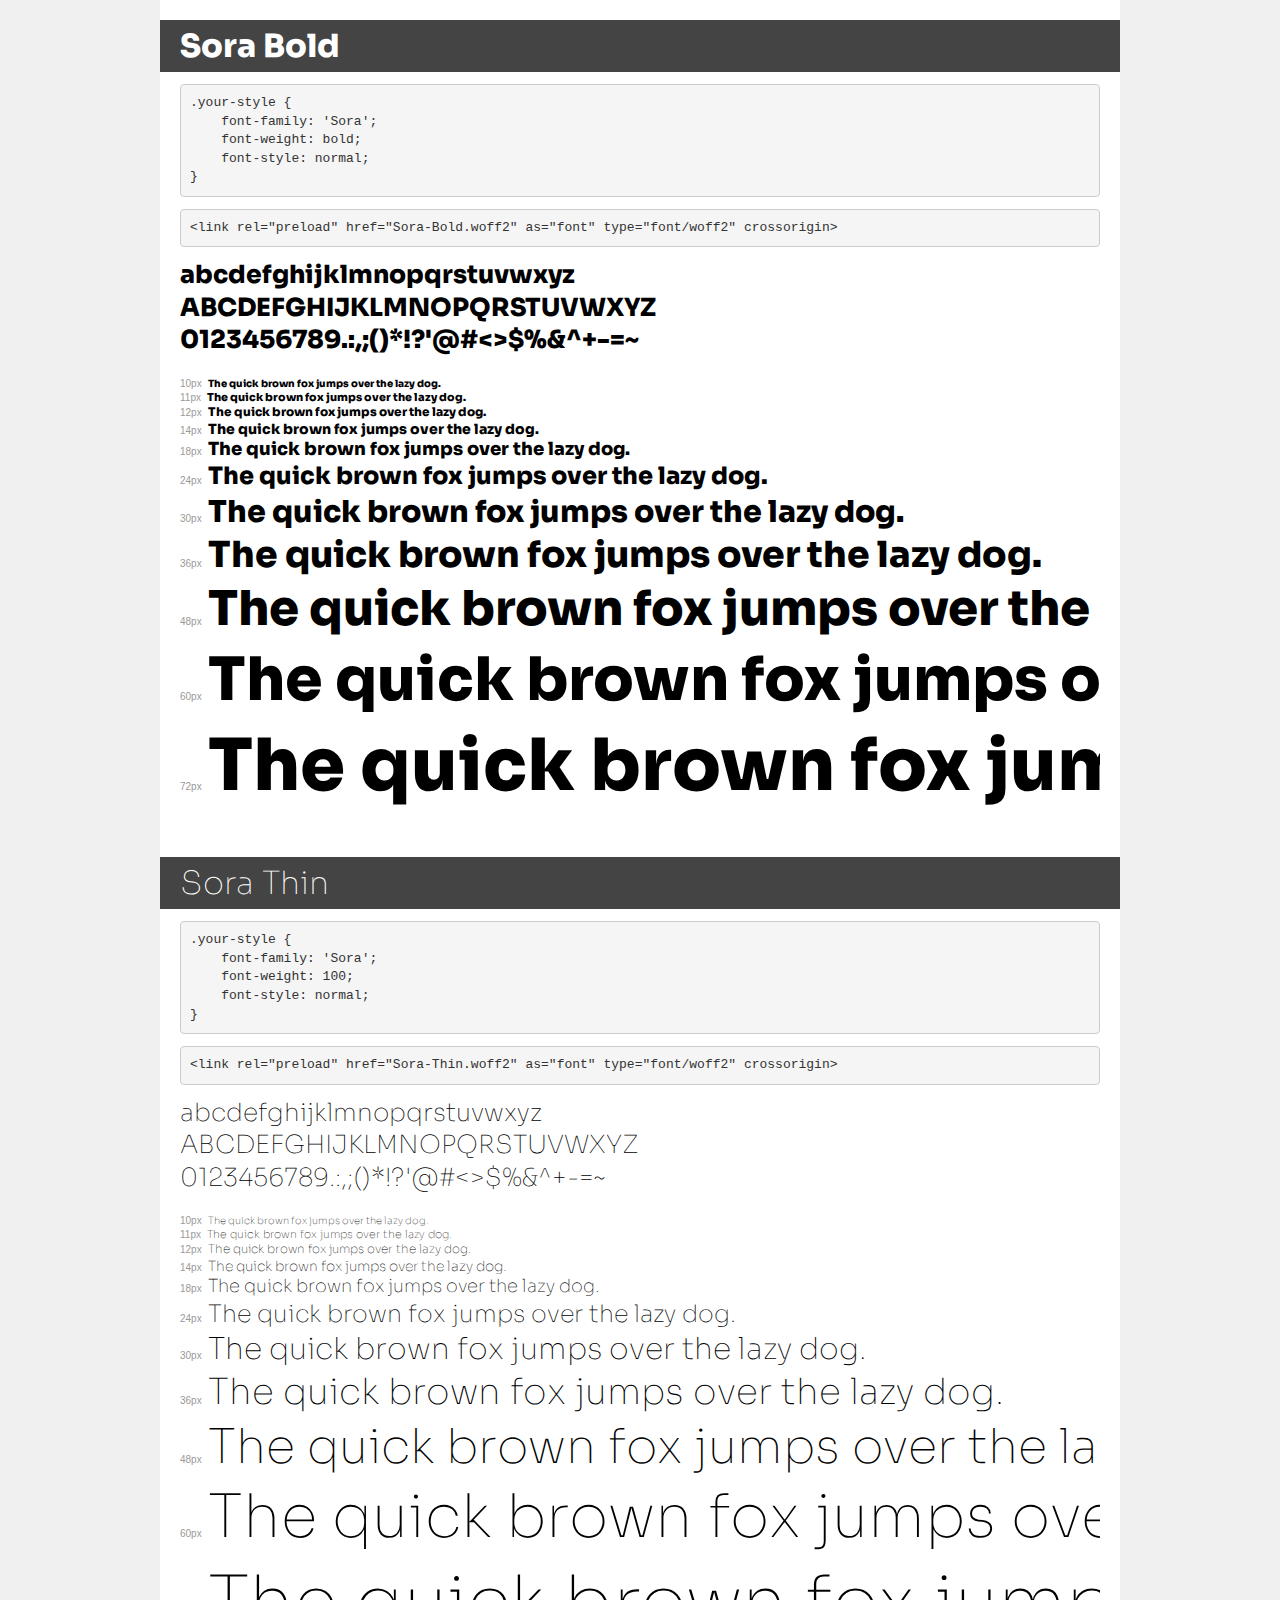
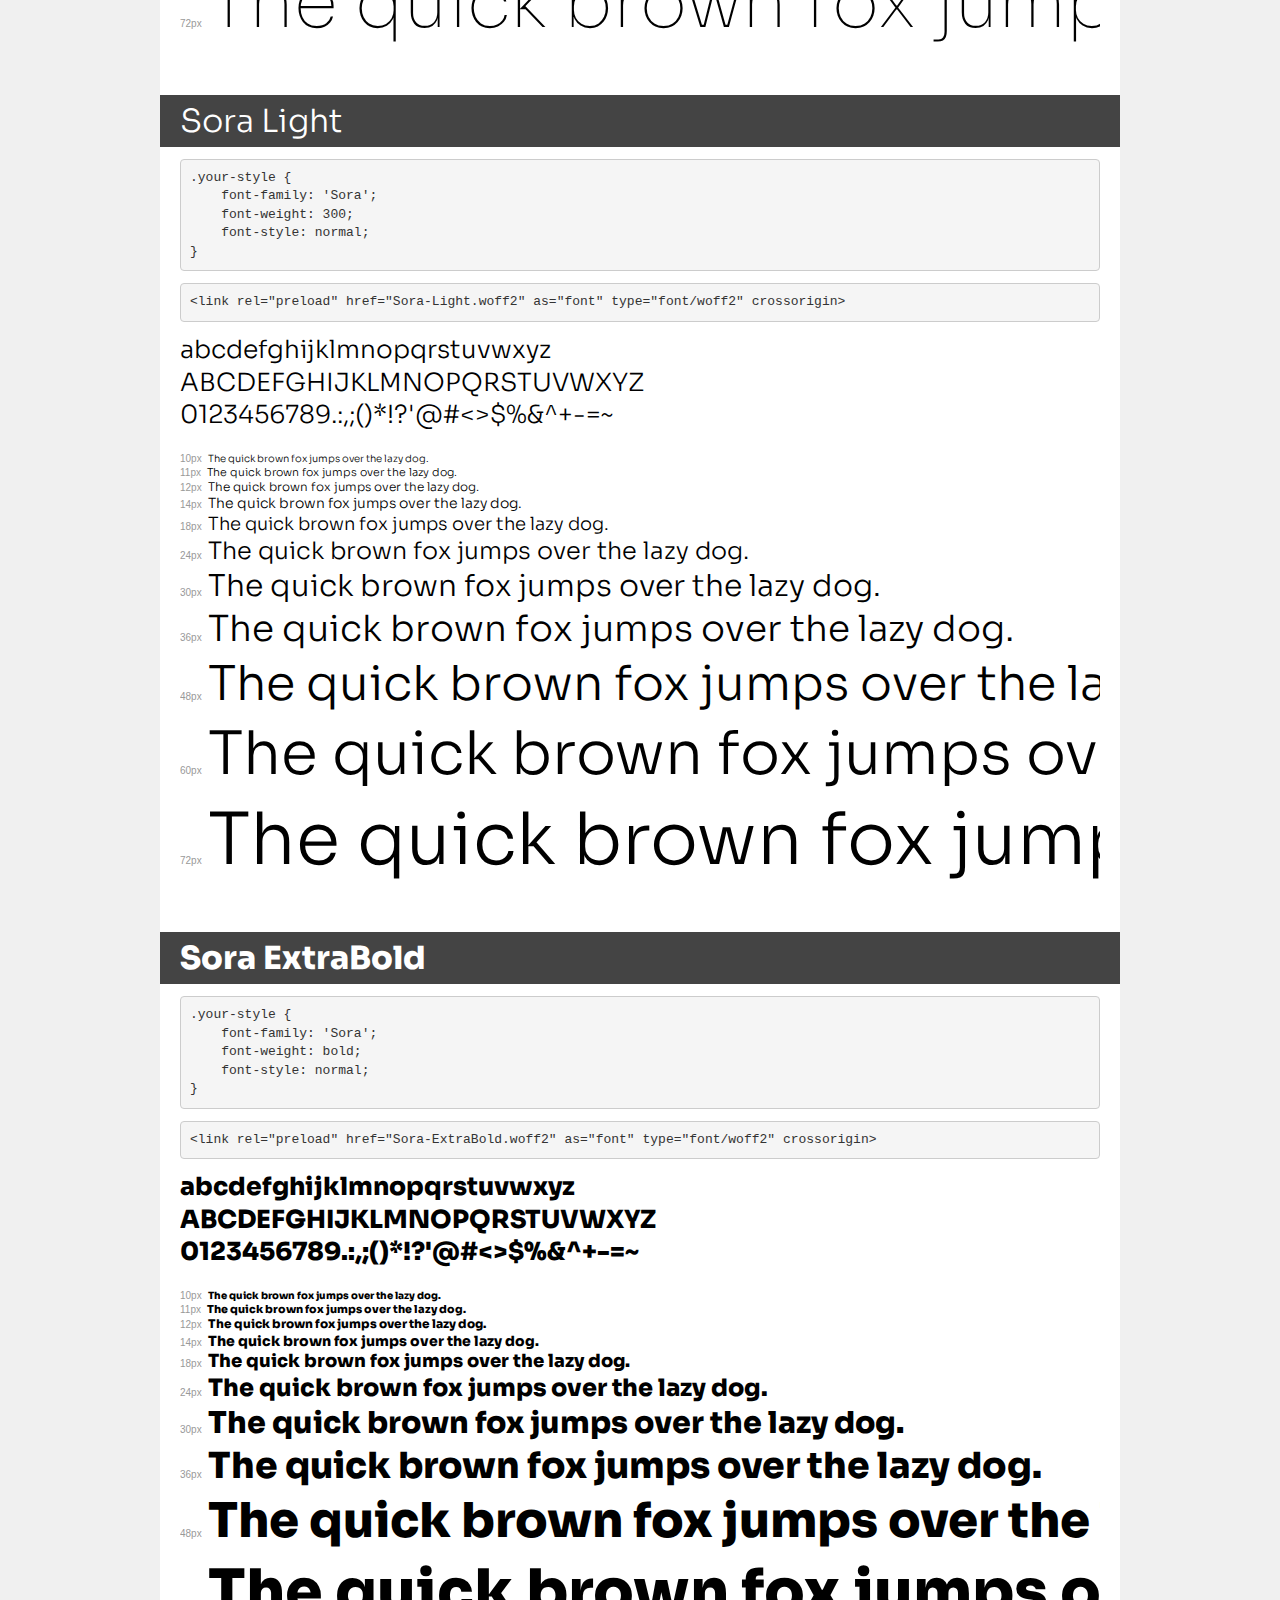
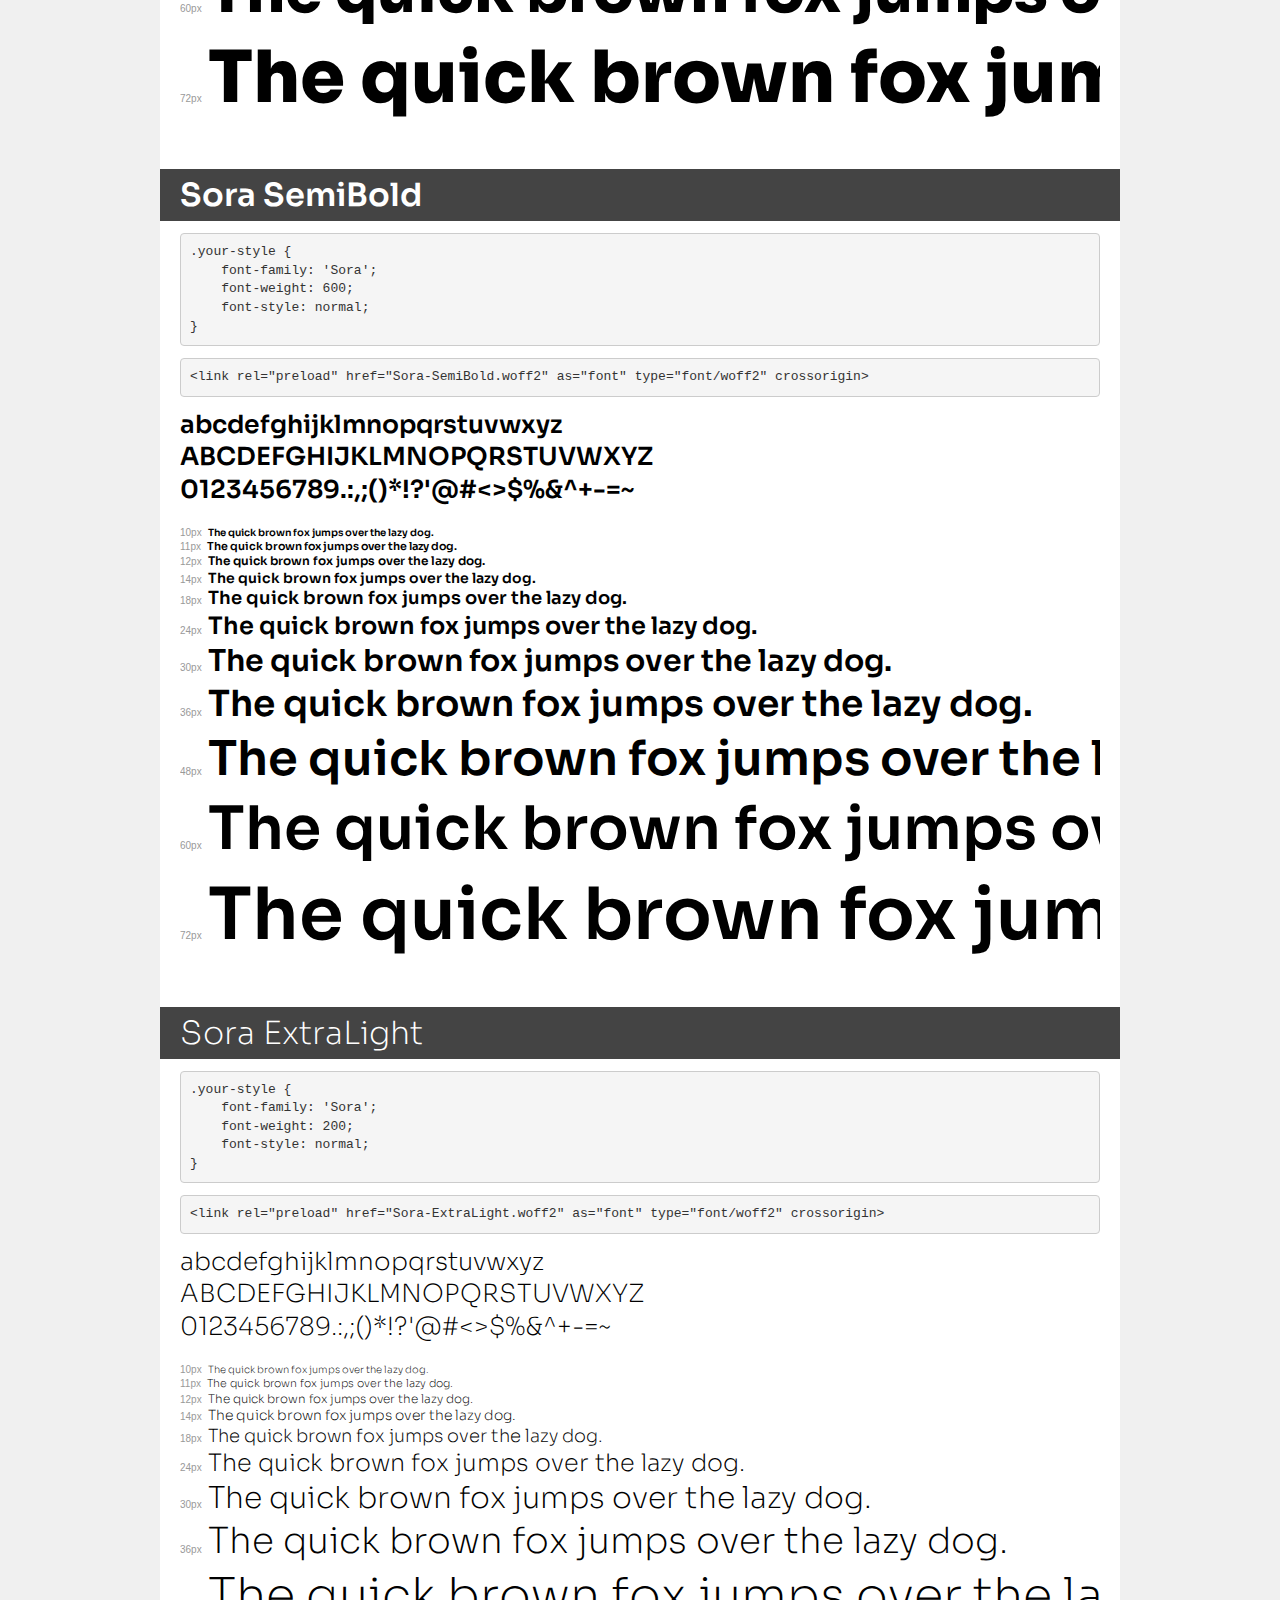
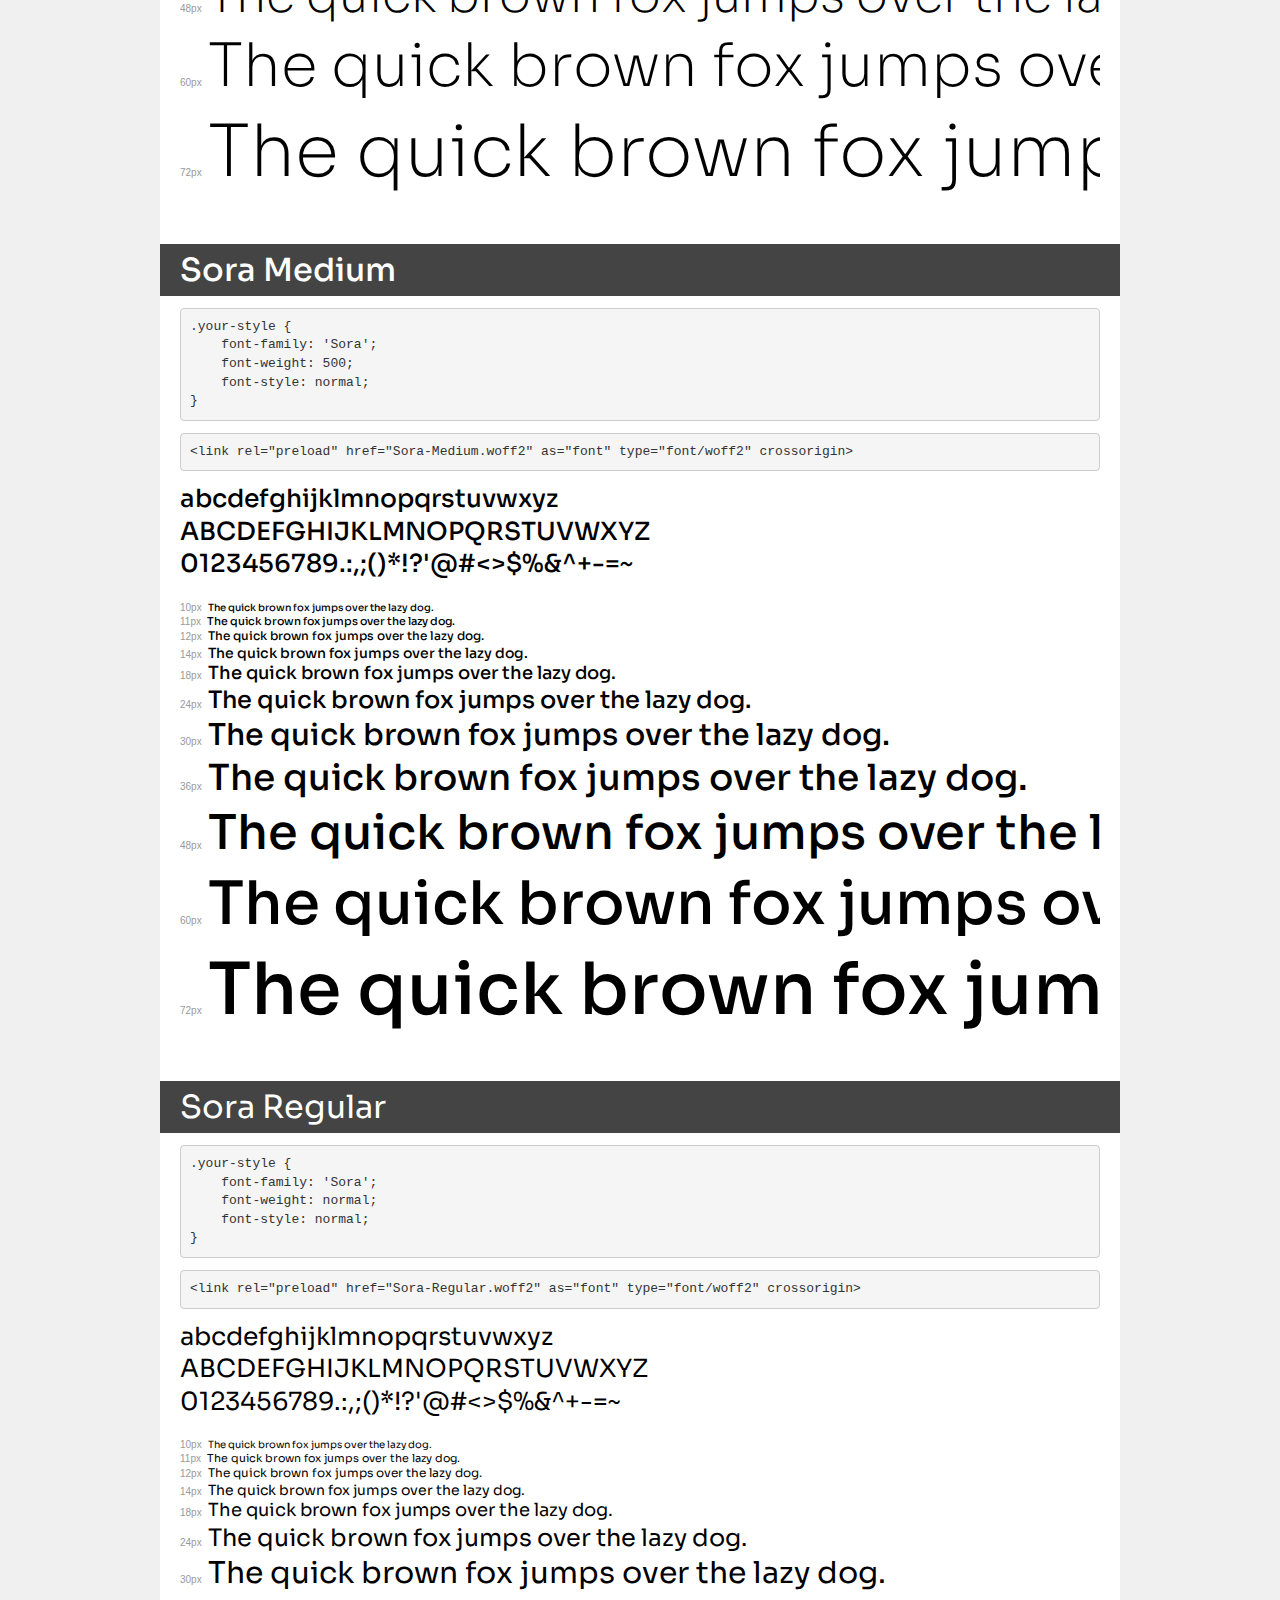
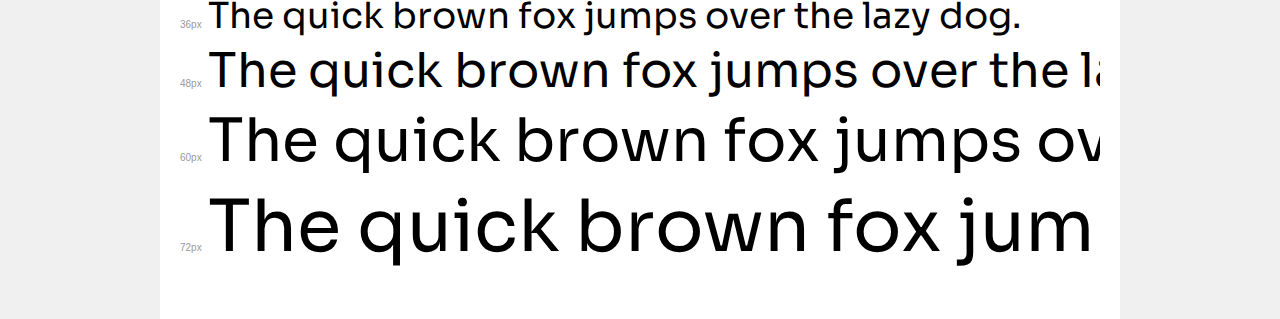
<file: assets/fonts/sora fonts/demo.html>
<!DOCTYPE html>
<html lang="en">
<head>
    <meta charset="utf-8">
    <meta http-equiv="X-UA-Compatible" content="IE=edge">
    <meta name="viewport" content="width=device-width, initial-scale=1">
    <meta name="robots" content="noindex, noarchive">
    <meta name="format-detection" content="telephone=no">
    <title>Transfonter demo</title>
    <link href="stylesheet.css" rel="stylesheet">
    <style>
        /*
        http://meyerweb.com/eric/tools/css/reset/
        v2.0 | 20110126
        License: none (public domain)
        */
        html, body, div, span, applet, object, iframe,
        h1, h2, h3, h4, h5, h6, p, blockquote, pre,
        a, abbr, acronym, address, big, cite, code,
        del, dfn, em, img, ins, kbd, q, s, samp,
        small, strike, strong, sub, sup, tt, var,
        b, u, i, center,
        dl, dt, dd, ol, ul, li,
        fieldset, form, label, legend,
        table, caption, tbody, tfoot, thead, tr, th, td,
        article, aside, canvas, details, embed,
        figure, figcaption, footer, header, hgroup,
        menu, nav, output, ruby, section, summary,
        time, mark, audio, video {
            margin: 0;
            padding: 0;
            border: 0;
            font-size: 100%;
            font: inherit;
            vertical-align: baseline;
        }
        /* HTML5 display-role reset for older browsers */
        article, aside, details, figcaption, figure,
        footer, header, hgroup, menu, nav, section {
            display: block;
        }
        body {
            line-height: 1;
        }
        ol, ul {
            list-style: none;
        }
        blockquote, q {
            quotes: none;
        }
        blockquote:before, blockquote:after,
        q:before, q:after {
            content: '';
            content: none;
        }
        table {
            border-collapse: collapse;
            border-spacing: 0;
        }
        /* demo styles */
        body {
            background: #f0f0f0;
            color: #000;
        }
        .page {
            background: #fff;
            width: 920px;
            margin: 0 auto;
            padding: 20px 20px 0 20px;
            overflow: hidden;
        }
        .font-container {
            overflow-x: auto;
            overflow-y: hidden;
            margin-bottom: 40px;
            line-height: 1.3;
            white-space: nowrap;
            padding-bottom: 5px;
        }
        h1 {
            position: relative;
            background: #444;
            font-size: 32px;
            color: #fff;
            padding: 10px 20px;
            margin: 0 -20px 12px -20px;
        }
        .letters {
            font-size: 25px;
            margin-bottom: 20px;
        }
        .s10:before {
            content: '10px';
        }
        .s11:before {
            content: '11px';
        }
        .s12:before {
            content: '12px';
        }
        .s14:before {
            content: '14px';
        }
        .s18:before {
            content: '18px';
        }
        .s24:before {
            content: '24px';
        }
        .s30:before {
            content: '30px';
        }
        .s36:before {
            content: '36px';
        }
        .s48:before {
            content: '48px';
        }
        .s60:before {
            content: '60px';
        }
        .s72:before {
            content: '72px';
        }
        .s10:before, .s11:before, .s12:before, .s14:before,
        .s18:before, .s24:before, .s30:before, .s36:before,
        .s48:before, .s60:before, .s72:before {
            font-family: Arial, sans-serif;
            font-size: 10px;
            font-weight: normal;
            font-style: normal;
            color: #999;
            padding-right: 6px;
        }
        pre {
            display: block;
            padding: 9px;
            margin: 0 0 12px;
            font-family: Monaco, Menlo, Consolas, "Courier New", monospace;
            font-size: 13px;
            line-height: 1.428571429;
            color: #333;
            font-weight: normal;
            font-style: normal;
            background-color: #f5f5f5;
            border: 1px solid #ccc;
            overflow-x: auto;
            border-radius: 4px;
        }
        /* responsive */
        @media (max-width: 959px) {
            .page {
                width: auto;
                margin: 0;
            }
        }
    </style>
</head>
<body>
<div class="page">
    <div class="demo">
        <h1 style="font-family: 'Sora'; font-weight: bold; font-style: normal;">Sora Bold</h1>
        <pre title="Usage">.your-style {
    font-family: 'Sora';
    font-weight: bold;
    font-style: normal;
}</pre>
        <pre title="Preload (optional)">
&lt;link rel=&quot;preload&quot; href=&quot;Sora-Bold.woff2&quot; as=&quot;font&quot; type=&quot;font/woff2&quot; crossorigin&gt;</pre>
        <div class="font-container" style="font-family: 'Sora'; font-weight: bold; font-style: normal;">
            <p class="letters">
                abcdefghijklmnopqrstuvwxyz<br>
ABCDEFGHIJKLMNOPQRSTUVWXYZ<br>
                0123456789.:,;()*!?'@#&lt;&gt;$%&^+-=~
            </p>
            <p class="s10" style="font-size: 10px;">The quick brown fox jumps over the lazy dog.</p>
            <p class="s11" style="font-size: 11px;">The quick brown fox jumps over the lazy dog.</p>
            <p class="s12" style="font-size: 12px;">The quick brown fox jumps over the lazy dog.</p>
            <p class="s14" style="font-size: 14px;">The quick brown fox jumps over the lazy dog.</p>
            <p class="s18" style="font-size: 18px;">The quick brown fox jumps over the lazy dog.</p>
            <p class="s24" style="font-size: 24px;">The quick brown fox jumps over the lazy dog.</p>
            <p class="s30" style="font-size: 30px;">The quick brown fox jumps over the lazy dog.</p>
            <p class="s36" style="font-size: 36px;">The quick brown fox jumps over the lazy dog.</p>
            <p class="s48" style="font-size: 48px;">The quick brown fox jumps over the lazy dog.</p>
            <p class="s60" style="font-size: 60px;">The quick brown fox jumps over the lazy dog.</p>
            <p class="s72" style="font-size: 72px;">The quick brown fox jumps over the lazy dog.</p>
        </div>
    </div>

    <div class="demo">
        <h1 style="font-family: 'Sora'; font-weight: 100; font-style: normal;">Sora Thin</h1>
        <pre title="Usage">.your-style {
    font-family: 'Sora';
    font-weight: 100;
    font-style: normal;
}</pre>
        <pre title="Preload (optional)">
&lt;link rel=&quot;preload&quot; href=&quot;Sora-Thin.woff2&quot; as=&quot;font&quot; type=&quot;font/woff2&quot; crossorigin&gt;</pre>
        <div class="font-container" style="font-family: 'Sora'; font-weight: 100; font-style: normal;">
            <p class="letters">
                abcdefghijklmnopqrstuvwxyz<br>
ABCDEFGHIJKLMNOPQRSTUVWXYZ<br>
                0123456789.:,;()*!?'@#&lt;&gt;$%&^+-=~
            </p>
            <p class="s10" style="font-size: 10px;">The quick brown fox jumps over the lazy dog.</p>
            <p class="s11" style="font-size: 11px;">The quick brown fox jumps over the lazy dog.</p>
            <p class="s12" style="font-size: 12px;">The quick brown fox jumps over the lazy dog.</p>
            <p class="s14" style="font-size: 14px;">The quick brown fox jumps over the lazy dog.</p>
            <p class="s18" style="font-size: 18px;">The quick brown fox jumps over the lazy dog.</p>
            <p class="s24" style="font-size: 24px;">The quick brown fox jumps over the lazy dog.</p>
            <p class="s30" style="font-size: 30px;">The quick brown fox jumps over the lazy dog.</p>
            <p class="s36" style="font-size: 36px;">The quick brown fox jumps over the lazy dog.</p>
            <p class="s48" style="font-size: 48px;">The quick brown fox jumps over the lazy dog.</p>
            <p class="s60" style="font-size: 60px;">The quick brown fox jumps over the lazy dog.</p>
            <p class="s72" style="font-size: 72px;">The quick brown fox jumps over the lazy dog.</p>
        </div>
    </div>

    <div class="demo">
        <h1 style="font-family: 'Sora'; font-weight: 300; font-style: normal;">Sora Light</h1>
        <pre title="Usage">.your-style {
    font-family: 'Sora';
    font-weight: 300;
    font-style: normal;
}</pre>
        <pre title="Preload (optional)">
&lt;link rel=&quot;preload&quot; href=&quot;Sora-Light.woff2&quot; as=&quot;font&quot; type=&quot;font/woff2&quot; crossorigin&gt;</pre>
        <div class="font-container" style="font-family: 'Sora'; font-weight: 300; font-style: normal;">
            <p class="letters">
                abcdefghijklmnopqrstuvwxyz<br>
ABCDEFGHIJKLMNOPQRSTUVWXYZ<br>
                0123456789.:,;()*!?'@#&lt;&gt;$%&^+-=~
            </p>
            <p class="s10" style="font-size: 10px;">The quick brown fox jumps over the lazy dog.</p>
            <p class="s11" style="font-size: 11px;">The quick brown fox jumps over the lazy dog.</p>
            <p class="s12" style="font-size: 12px;">The quick brown fox jumps over the lazy dog.</p>
            <p class="s14" style="font-size: 14px;">The quick brown fox jumps over the lazy dog.</p>
            <p class="s18" style="font-size: 18px;">The quick brown fox jumps over the lazy dog.</p>
            <p class="s24" style="font-size: 24px;">The quick brown fox jumps over the lazy dog.</p>
            <p class="s30" style="font-size: 30px;">The quick brown fox jumps over the lazy dog.</p>
            <p class="s36" style="font-size: 36px;">The quick brown fox jumps over the lazy dog.</p>
            <p class="s48" style="font-size: 48px;">The quick brown fox jumps over the lazy dog.</p>
            <p class="s60" style="font-size: 60px;">The quick brown fox jumps over the lazy dog.</p>
            <p class="s72" style="font-size: 72px;">The quick brown fox jumps over the lazy dog.</p>
        </div>
    </div>

    <div class="demo">
        <h1 style="font-family: 'Sora'; font-weight: bold; font-style: normal;">Sora ExtraBold</h1>
        <pre title="Usage">.your-style {
    font-family: 'Sora';
    font-weight: bold;
    font-style: normal;
}</pre>
        <pre title="Preload (optional)">
&lt;link rel=&quot;preload&quot; href=&quot;Sora-ExtraBold.woff2&quot; as=&quot;font&quot; type=&quot;font/woff2&quot; crossorigin&gt;</pre>
        <div class="font-container" style="font-family: 'Sora'; font-weight: bold; font-style: normal;">
            <p class="letters">
                abcdefghijklmnopqrstuvwxyz<br>
ABCDEFGHIJKLMNOPQRSTUVWXYZ<br>
                0123456789.:,;()*!?'@#&lt;&gt;$%&^+-=~
            </p>
            <p class="s10" style="font-size: 10px;">The quick brown fox jumps over the lazy dog.</p>
            <p class="s11" style="font-size: 11px;">The quick brown fox jumps over the lazy dog.</p>
            <p class="s12" style="font-size: 12px;">The quick brown fox jumps over the lazy dog.</p>
            <p class="s14" style="font-size: 14px;">The quick brown fox jumps over the lazy dog.</p>
            <p class="s18" style="font-size: 18px;">The quick brown fox jumps over the lazy dog.</p>
            <p class="s24" style="font-size: 24px;">The quick brown fox jumps over the lazy dog.</p>
            <p class="s30" style="font-size: 30px;">The quick brown fox jumps over the lazy dog.</p>
            <p class="s36" style="font-size: 36px;">The quick brown fox jumps over the lazy dog.</p>
            <p class="s48" style="font-size: 48px;">The quick brown fox jumps over the lazy dog.</p>
            <p class="s60" style="font-size: 60px;">The quick brown fox jumps over the lazy dog.</p>
            <p class="s72" style="font-size: 72px;">The quick brown fox jumps over the lazy dog.</p>
        </div>
    </div>

    <div class="demo">
        <h1 style="font-family: 'Sora'; font-weight: 600; font-style: normal;">Sora SemiBold</h1>
        <pre title="Usage">.your-style {
    font-family: 'Sora';
    font-weight: 600;
    font-style: normal;
}</pre>
        <pre title="Preload (optional)">
&lt;link rel=&quot;preload&quot; href=&quot;Sora-SemiBold.woff2&quot; as=&quot;font&quot; type=&quot;font/woff2&quot; crossorigin&gt;</pre>
        <div class="font-container" style="font-family: 'Sora'; font-weight: 600; font-style: normal;">
            <p class="letters">
                abcdefghijklmnopqrstuvwxyz<br>
ABCDEFGHIJKLMNOPQRSTUVWXYZ<br>
                0123456789.:,;()*!?'@#&lt;&gt;$%&^+-=~
            </p>
            <p class="s10" style="font-size: 10px;">The quick brown fox jumps over the lazy dog.</p>
            <p class="s11" style="font-size: 11px;">The quick brown fox jumps over the lazy dog.</p>
            <p class="s12" style="font-size: 12px;">The quick brown fox jumps over the lazy dog.</p>
            <p class="s14" style="font-size: 14px;">The quick brown fox jumps over the lazy dog.</p>
            <p class="s18" style="font-size: 18px;">The quick brown fox jumps over the lazy dog.</p>
            <p class="s24" style="font-size: 24px;">The quick brown fox jumps over the lazy dog.</p>
            <p class="s30" style="font-size: 30px;">The quick brown fox jumps over the lazy dog.</p>
            <p class="s36" style="font-size: 36px;">The quick brown fox jumps over the lazy dog.</p>
            <p class="s48" style="font-size: 48px;">The quick brown fox jumps over the lazy dog.</p>
            <p class="s60" style="font-size: 60px;">The quick brown fox jumps over the lazy dog.</p>
            <p class="s72" style="font-size: 72px;">The quick brown fox jumps over the lazy dog.</p>
        </div>
    </div>

    <div class="demo">
        <h1 style="font-family: 'Sora'; font-weight: 200; font-style: normal;">Sora ExtraLight</h1>
        <pre title="Usage">.your-style {
    font-family: 'Sora';
    font-weight: 200;
    font-style: normal;
}</pre>
        <pre title="Preload (optional)">
&lt;link rel=&quot;preload&quot; href=&quot;Sora-ExtraLight.woff2&quot; as=&quot;font&quot; type=&quot;font/woff2&quot; crossorigin&gt;</pre>
        <div class="font-container" style="font-family: 'Sora'; font-weight: 200; font-style: normal;">
            <p class="letters">
                abcdefghijklmnopqrstuvwxyz<br>
ABCDEFGHIJKLMNOPQRSTUVWXYZ<br>
                0123456789.:,;()*!?'@#&lt;&gt;$%&^+-=~
            </p>
            <p class="s10" style="font-size: 10px;">The quick brown fox jumps over the lazy dog.</p>
            <p class="s11" style="font-size: 11px;">The quick brown fox jumps over the lazy dog.</p>
            <p class="s12" style="font-size: 12px;">The quick brown fox jumps over the lazy dog.</p>
            <p class="s14" style="font-size: 14px;">The quick brown fox jumps over the lazy dog.</p>
            <p class="s18" style="font-size: 18px;">The quick brown fox jumps over the lazy dog.</p>
            <p class="s24" style="font-size: 24px;">The quick brown fox jumps over the lazy dog.</p>
            <p class="s30" style="font-size: 30px;">The quick brown fox jumps over the lazy dog.</p>
            <p class="s36" style="font-size: 36px;">The quick brown fox jumps over the lazy dog.</p>
            <p class="s48" style="font-size: 48px;">The quick brown fox jumps over the lazy dog.</p>
            <p class="s60" style="font-size: 60px;">The quick brown fox jumps over the lazy dog.</p>
            <p class="s72" style="font-size: 72px;">The quick brown fox jumps over the lazy dog.</p>
        </div>
    </div>

    <div class="demo">
        <h1 style="font-family: 'Sora'; font-weight: 500; font-style: normal;">Sora Medium</h1>
        <pre title="Usage">.your-style {
    font-family: 'Sora';
    font-weight: 500;
    font-style: normal;
}</pre>
        <pre title="Preload (optional)">
&lt;link rel=&quot;preload&quot; href=&quot;Sora-Medium.woff2&quot; as=&quot;font&quot; type=&quot;font/woff2&quot; crossorigin&gt;</pre>
        <div class="font-container" style="font-family: 'Sora'; font-weight: 500; font-style: normal;">
            <p class="letters">
                abcdefghijklmnopqrstuvwxyz<br>
ABCDEFGHIJKLMNOPQRSTUVWXYZ<br>
                0123456789.:,;()*!?'@#&lt;&gt;$%&^+-=~
            </p>
            <p class="s10" style="font-size: 10px;">The quick brown fox jumps over the lazy dog.</p>
            <p class="s11" style="font-size: 11px;">The quick brown fox jumps over the lazy dog.</p>
            <p class="s12" style="font-size: 12px;">The quick brown fox jumps over the lazy dog.</p>
            <p class="s14" style="font-size: 14px;">The quick brown fox jumps over the lazy dog.</p>
            <p class="s18" style="font-size: 18px;">The quick brown fox jumps over the lazy dog.</p>
            <p class="s24" style="font-size: 24px;">The quick brown fox jumps over the lazy dog.</p>
            <p class="s30" style="font-size: 30px;">The quick brown fox jumps over the lazy dog.</p>
            <p class="s36" style="font-size: 36px;">The quick brown fox jumps over the lazy dog.</p>
            <p class="s48" style="font-size: 48px;">The quick brown fox jumps over the lazy dog.</p>
            <p class="s60" style="font-size: 60px;">The quick brown fox jumps over the lazy dog.</p>
            <p class="s72" style="font-size: 72px;">The quick brown fox jumps over the lazy dog.</p>
        </div>
    </div>

    <div class="demo">
        <h1 style="font-family: 'Sora'; font-weight: normal; font-style: normal;">Sora Regular</h1>
        <pre title="Usage">.your-style {
    font-family: 'Sora';
    font-weight: normal;
    font-style: normal;
}</pre>
        <pre title="Preload (optional)">
&lt;link rel=&quot;preload&quot; href=&quot;Sora-Regular.woff2&quot; as=&quot;font&quot; type=&quot;font/woff2&quot; crossorigin&gt;</pre>
        <div class="font-container" style="font-family: 'Sora'; font-weight: normal; font-style: normal;">
            <p class="letters">
                abcdefghijklmnopqrstuvwxyz<br>
ABCDEFGHIJKLMNOPQRSTUVWXYZ<br>
                0123456789.:,;()*!?'@#&lt;&gt;$%&^+-=~
            </p>
            <p class="s10" style="font-size: 10px;">The quick brown fox jumps over the lazy dog.</p>
            <p class="s11" style="font-size: 11px;">The quick brown fox jumps over the lazy dog.</p>
            <p class="s12" style="font-size: 12px;">The quick brown fox jumps over the lazy dog.</p>
            <p class="s14" style="font-size: 14px;">The quick brown fox jumps over the lazy dog.</p>
            <p class="s18" style="font-size: 18px;">The quick brown fox jumps over the lazy dog.</p>
            <p class="s24" style="font-size: 24px;">The quick brown fox jumps over the lazy dog.</p>
            <p class="s30" style="font-size: 30px;">The quick brown fox jumps over the lazy dog.</p>
            <p class="s36" style="font-size: 36px;">The quick brown fox jumps over the lazy dog.</p>
            <p class="s48" style="font-size: 48px;">The quick brown fox jumps over the lazy dog.</p>
            <p class="s60" style="font-size: 60px;">The quick brown fox jumps over the lazy dog.</p>
            <p class="s72" style="font-size: 72px;">The quick brown fox jumps over the lazy dog.</p>
        </div>
    </div>

</div>
</body>
</html>
</file>
<file: assets/fonts/sora fonts/stylesheet.css>
@font-face {
    font-family: 'Sora';
    src: url('Sora-Bold.woff2') format('woff2'),
        url('Sora-Bold.woff') format('woff');
    font-weight: bold;
    font-style: normal;
    font-display: swap;
}

@font-face {
    font-family: 'Sora';
    src: url('Sora-Thin.woff2') format('woff2'),
        url('Sora-Thin.woff') format('woff');
    font-weight: 100;
    font-style: normal;
    font-display: swap;
}

@font-face {
    font-family: 'Sora';
    src: url('Sora-Light.woff2') format('woff2'),
        url('Sora-Light.woff') format('woff');
    font-weight: 300;
    font-style: normal;
    font-display: swap;
}

@font-face {
    font-family: 'Sora';
    src: url('Sora-ExtraBold.woff2') format('woff2'),
        url('Sora-ExtraBold.woff') format('woff');
    font-weight: bold;
    font-style: normal;
    font-display: swap;
}

@font-face {
    font-family: 'Sora';
    src: url('Sora-SemiBold.woff2') format('woff2'),
        url('Sora-SemiBold.woff') format('woff');
    font-weight: 600;
    font-style: normal;
    font-display: swap;
}

@font-face {
    font-family: 'Sora';
    src: url('Sora-ExtraLight.woff2') format('woff2'),
        url('Sora-ExtraLight.woff') format('woff');
    font-weight: 200;
    font-style: normal;
    font-display: swap;
}

@font-face {
    font-family: 'Sora';
    src: url('Sora-Medium.woff2') format('woff2'),
        url('Sora-Medium.woff') format('woff');
    font-weight: 500;
    font-style: normal;
    font-display: swap;
}

@font-face {
    font-family: 'Sora';
    src: url('Sora-Regular.woff2') format('woff2'),
        url('Sora-Regular.woff') format('woff');
    font-weight: normal;
    font-style: normal;
    font-display: swap;
}
</file>
